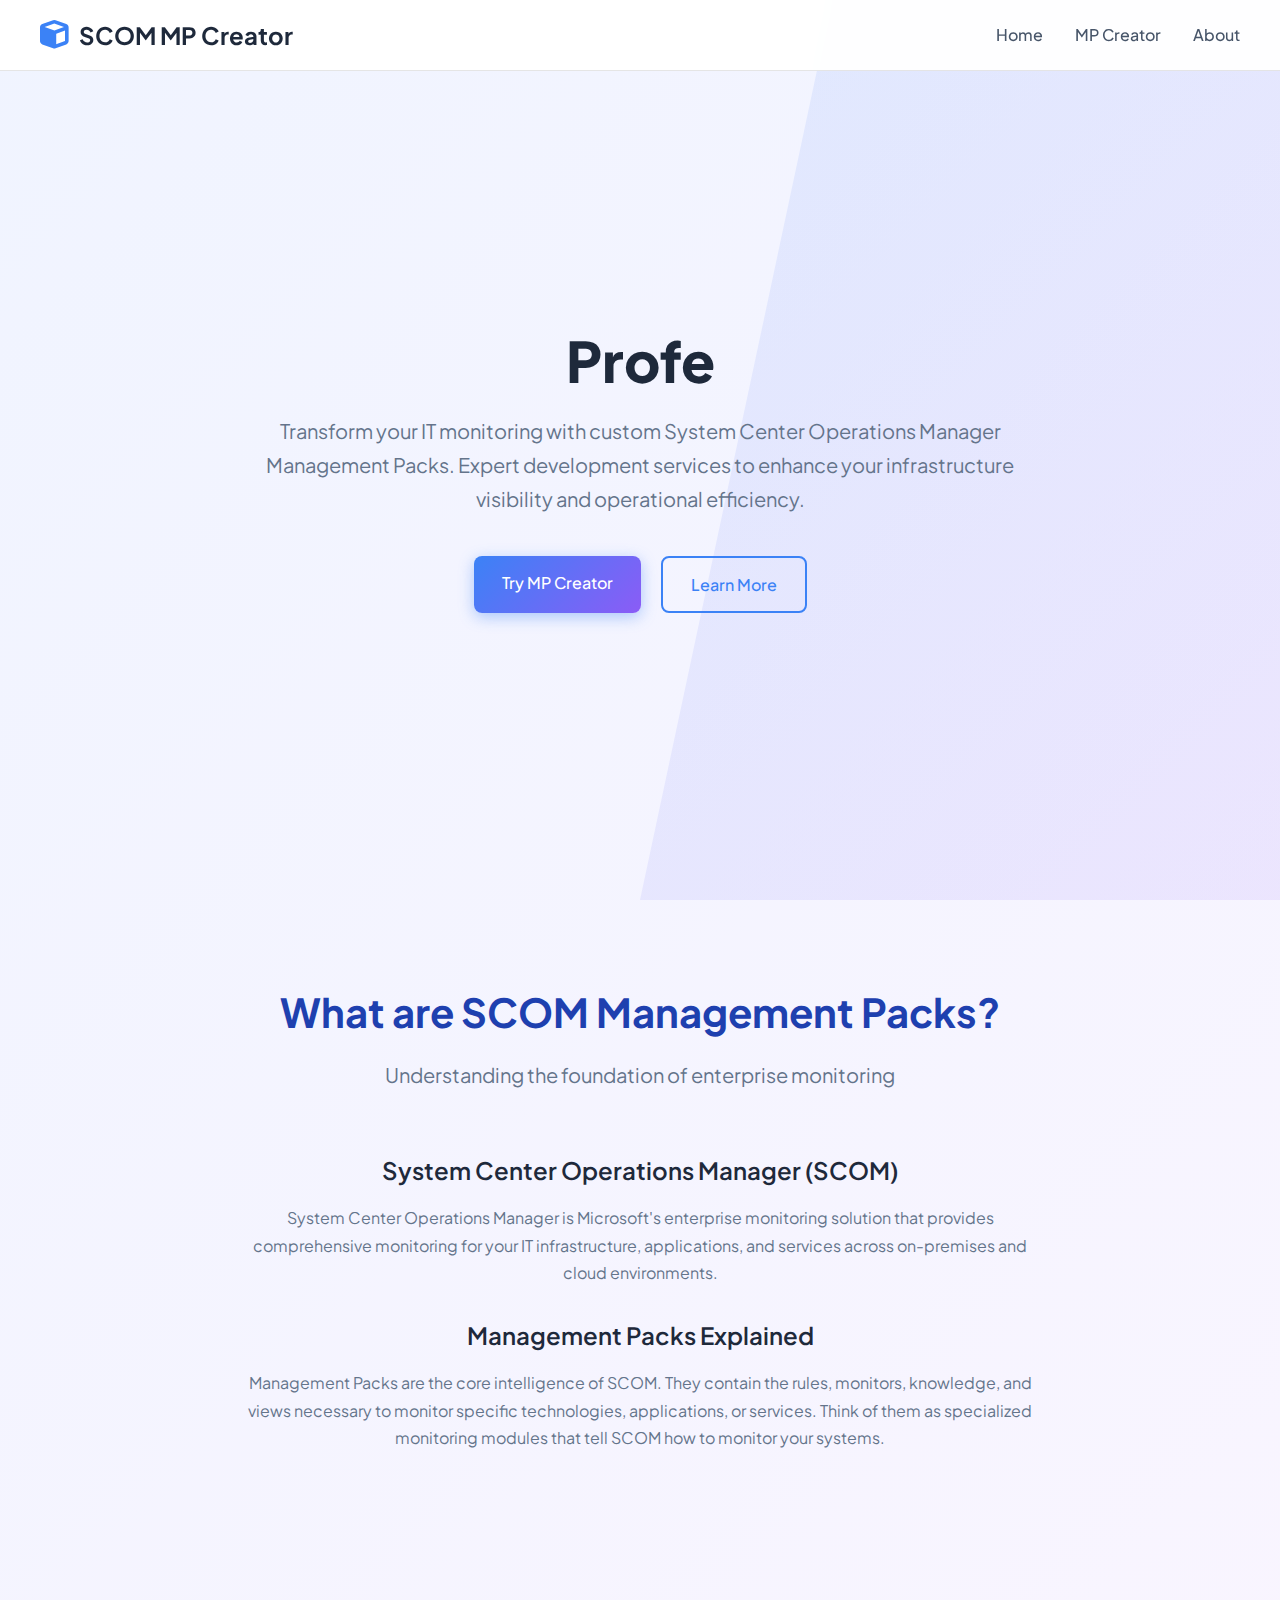
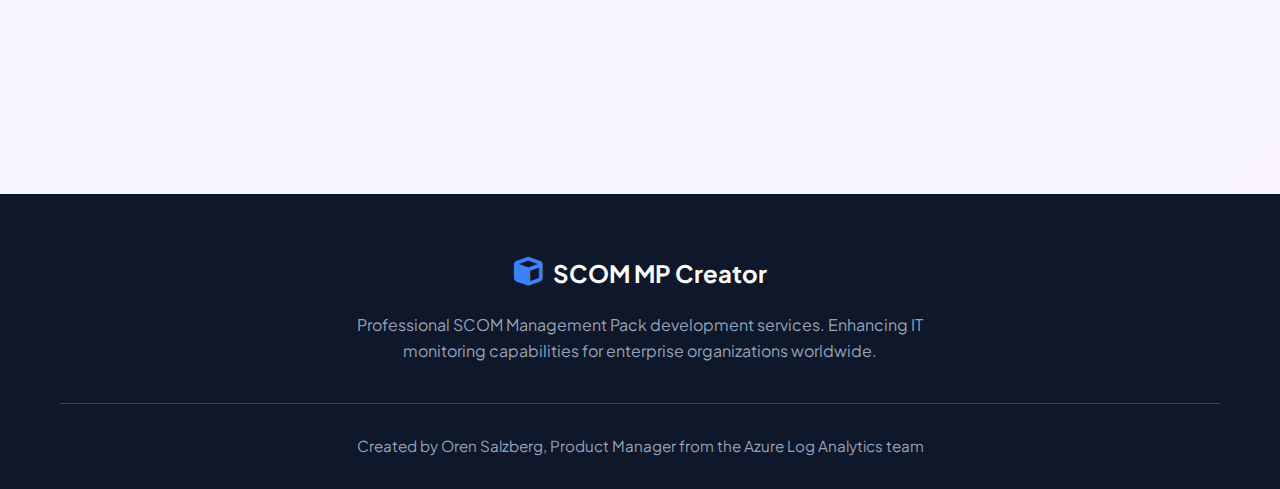
<file: index.html>
<!DOCTYPE html>
<html lang="en">
<head>
    <meta charset="UTF-8">
    <meta name="viewport" content="width=device-width, initial-scale=1.0">
    <title>SCOM Management Pack Creator - Professional MP Development Services</title>
    <meta name="description" content="Expert SCOM Management Pack creation services. Custom monitoring solutions for System Center Operations Manager to enhance your IT infrastructure monitoring.">
    <link rel="stylesheet" href="styles.css">
    <link href="https://fonts.googleapis.com/css2?family=Plus+Jakarta+Sans:wght@300;400;500;600;700;800&display=swap" rel="stylesheet">
    <link rel="stylesheet" href="https://cdnjs.cloudflare.com/ajax/libs/font-awesome/6.0.0/css/all.min.css">
</head>
<body>
    <!-- Header -->
    <header class="header">
        <nav class="nav container">
            <a href="index.html" class="nav__brand">
                <i class="fas fa-cube"></i>
                <span>SCOM MP Creator</span>
            </a>
            <ul class="nav__menu">
                <li><a href="#home" class="nav__link">Home</a></li>
                <li><a href="creator.html" class="nav__link">MP Creator</a></li>
                <li><a href="#about" class="nav__link">About</a></li>
            </ul>
            <div class="nav__toggle">
                <i class="fas fa-bars"></i>
            </div>
        </nav>
    </header>

    <!-- Hero Section -->
    <section id="home" class="hero">
        <div class="container">
            <div class="hero__content">
                <h1 class="hero__title">Professional SCOM Management Pack Development</h1>
                <p class="hero__description">
                    Transform your IT monitoring with custom System Center Operations Manager Management Packs. 
                    Expert development services to enhance your infrastructure visibility and operational efficiency.
                </p>
                <div class="hero__buttons">
                    <a href="creator.html" class="btn btn--primary">Try MP Creator</a>
                    <a href="#about" class="btn btn--secondary">Learn More</a>
                </div>
            </div>
        </div>
    </section>

    <!-- About Section -->
    <section id="about" class="about section">
        <div class="container">
            <div class="section__header">
                <h2 class="section__title">What are SCOM Management Packs?</h2>
                <p class="section__subtitle">Understanding the foundation of enterprise monitoring</p>
            </div>
            
            <div class="about__grid">
                <div class="about__content">
                    <h3>System Center Operations Manager (SCOM)</h3>
                    <p>
                        System Center Operations Manager is Microsoft's enterprise monitoring solution that provides 
                        comprehensive monitoring for your IT infrastructure, applications, and services across 
                        on-premises and cloud environments.
                    </p>
                    
                    <h3>Management Packs Explained</h3>
                    <p>
                        Management Packs are the core intelligence of SCOM. They contain the rules, monitors, 
                        knowledge, and views necessary to monitor specific technologies, applications, or services. 
                        Think of them as specialized monitoring modules that tell SCOM how to monitor your systems.
                    </p>

                    <div class="features">
                        <div class="feature">
                            <i class="fas fa-eye"></i>
                            <div>
                                <h4>Monitoring Rules</h4>
                                <p>Define what to monitor and how to collect performance data</p>
                            </div>
                        </div>
                        <div class="feature">
                            <i class="fas fa-bell"></i>
                            <div>
                                <h4>Alert Generation</h4>
                                <p>Automated alerting when issues are detected in your environment</p>
                            </div>
                        </div>
                        <div class="feature">
                            <i class="fas fa-chart-line"></i>
                            <div>
                                <h4>Performance Collection</h4>
                                <p>Gather metrics and performance counters for analysis</p>
                            </div>
                        </div>
                        <div class="feature">
                            <i class="fas fa-search"></i>
                            <div>
                                <h4>Discovery</h4>
                                <p>Automatically discover and inventory monitored components</p>
                            </div>
                        </div>
                    </div>
                </div>
            </div>
        </div>
    </section>

    <!-- Footer -->
    <footer class="footer">
        <div class="container">
            <div class="footer__content">
                <div class="footer__brand">
                    <i class="fas fa-cube"></i>
                    <span>SCOM MP Creator</span>
                </div>
                <p class="footer__text">
                    Professional SCOM Management Pack development services. Enhancing IT monitoring capabilities for enterprise organizations worldwide.
                </p>
            </div>
            <div class="footer__bottom">
                <p>Created by Oren Salzberg, Product Manager from the Azure Log Analytics team</p>
            </div>
        </div>
    </footer>

    <script src="script.js"></script>
</body>
</html>
</file>
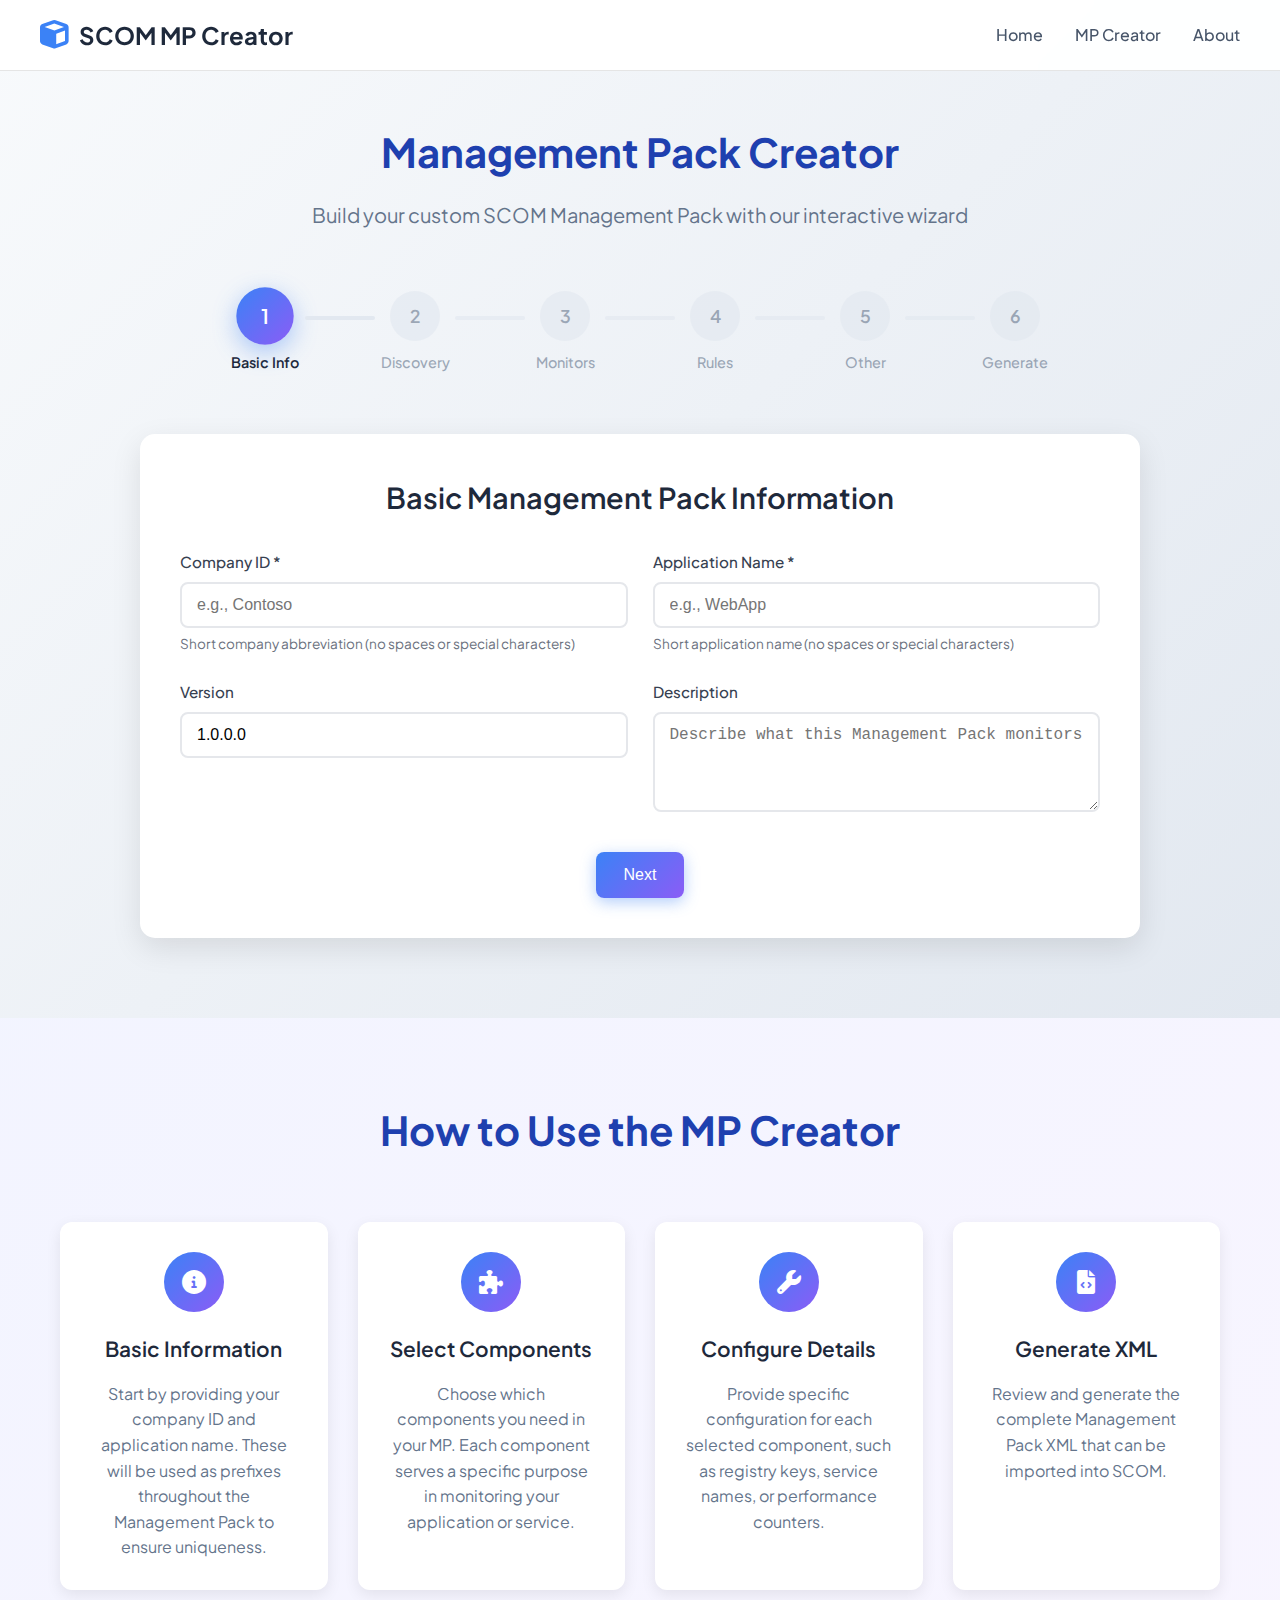
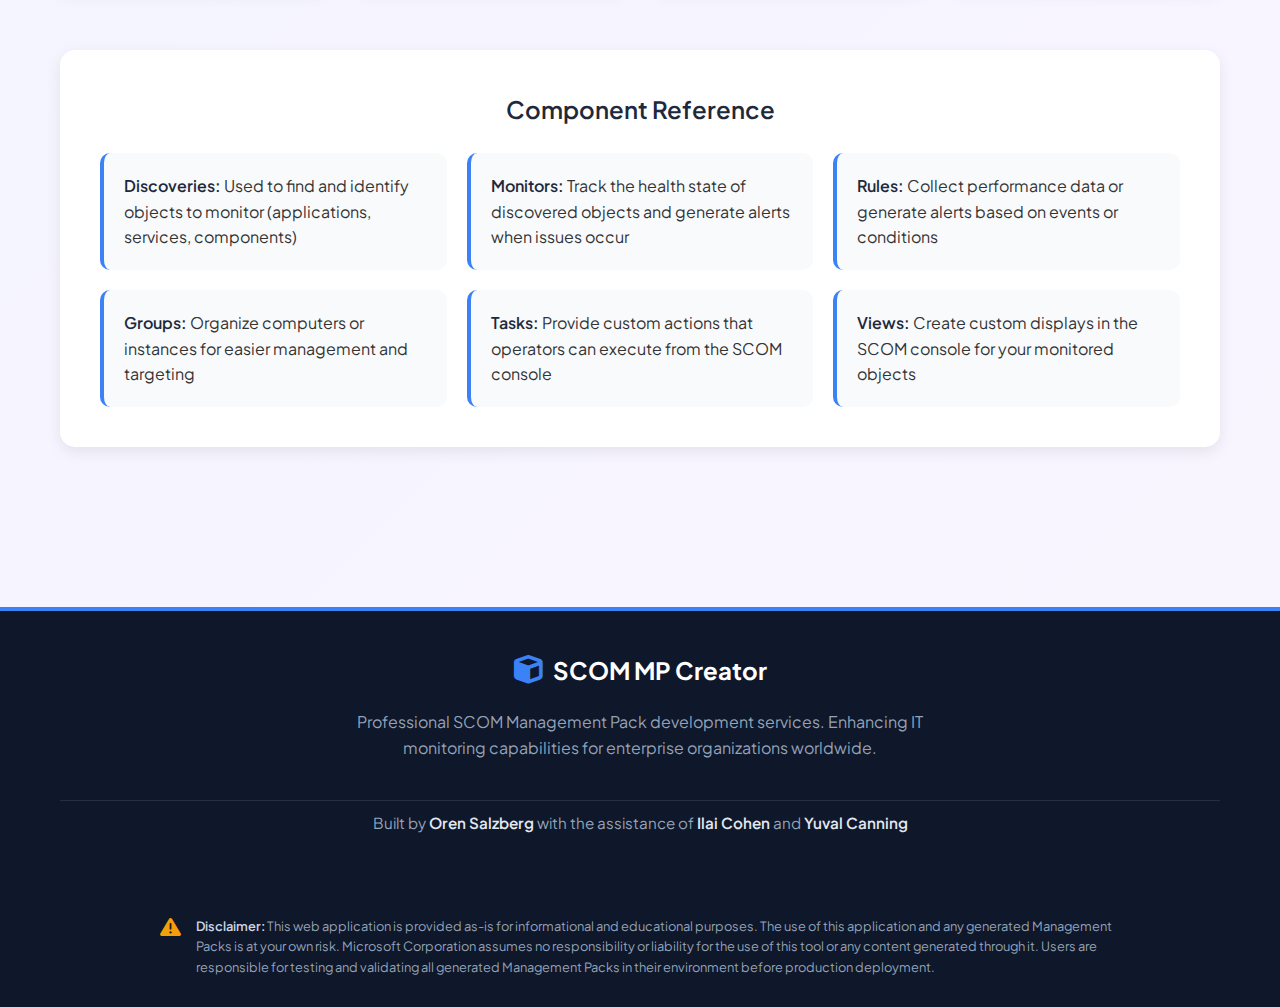
<file: creator.html>
<!DOCTYPE html>
<html lang="en">
<head>
    <meta charset="UTF-8">
    <meta name="viewport" content="width=device-width, initial-scale=1.0">
    <title>MP Creator - Build Your Management Pack</title>
    <meta name="description" content="Create custom SCOM Management Packs with our interactive wizard. Build discoveries, monitors, rules, and more.">
    <link rel="stylesheet" href="styles.css">
    <link rel="stylesheet" href="mp-creator.css">
    <link href="https://fonts.googleapis.com/css2?family=Plus+Jakarta+Sans:wght@300;400;500;600;700;800&display=swap" rel="stylesheet">
    <link rel="stylesheet" href="https://cdnjs.cloudflare.com/ajax/libs/font-awesome/6.0.0/css/all.min.css">
    <!-- Offline fallback for Font Awesome -->
    <link rel="stylesheet" href="assets/fontawesome/all.min.css">
</head>
<body>
    <!-- Header -->
    <header class="header">
        <nav class="nav container">
            <a href="index.html" class="nav__brand">
                <i class="fas fa-cube"></i>
                <span>SCOM MP Creator</span>
            </a>
            <ul class="nav__menu">
                <li><a href="index.html" class="nav__link">Home</a></li>
                <li><a href="#creator" class="nav__link active">MP Creator</a></li>
                <li><a href="index.html#about" class="nav__link">About</a></li>
            </ul>
        </nav>
    </header>

    <!-- MP Creator Section -->
    <section id="creator" class="creator section">
        <div class="container">
            <div class="section__header">
                <h1 class="section__title">Management Pack Creator</h1>
                <p class="section__subtitle">Build your custom SCOM Management Pack with our interactive wizard</p>
            </div>

            <!-- Progress Bar -->
            <div class="progress-bar">
                <div class="progress-step active" data-step="1">
                    <div class="step-number">1</div>
                    <div class="step-label">Basic Info</div>
                </div>
                <div class="progress-step" data-step="2">
                    <div class="step-number">2</div>
                    <div class="step-label">Discovery</div>
                </div>
                <div class="progress-step" data-step="3">
                    <div class="step-number">3</div>
                    <div class="step-label">Monitors</div>
                </div>
                <div class="progress-step" data-step="4">
                    <div class="step-number">4</div>
                    <div class="step-label">Rules</div>
                </div>
                <div class="progress-step" data-step="5">
                    <div class="step-number">5</div>
                    <div class="step-label">Other</div>
                </div>
                <div class="progress-step" data-step="6">
                    <div class="step-number">6</div>
                    <div class="step-label">Generate</div>
                </div>
            </div>

            <!-- Creator Form -->
            <div class="creator-form">
                <!-- Step 1: Basic Information -->
                <div class="form-step active" id="step-1">
                    <h2>Basic Management Pack Information</h2>
                    <div class="form-grid">
                        <div class="form-group">
                            <label for="company-id">Company ID *</label>
                            <input type="text" id="company-id" placeholder="e.g., Contoso" required>
                            <small>Short company abbreviation (no spaces or special characters)</small>
                        </div>
                        <div class="form-group">
                            <label for="app-name">Application Name *</label>
                            <input type="text" id="app-name" placeholder="e.g., WebApp" required>
                            <small>Short application name (no spaces or special characters)</small>
                        </div>
                        <div class="form-group">
                            <label for="mp-version">Version</label>
                            <input type="text" id="mp-version" placeholder="1.0.0.0" value="1.0.0.0">
                        </div>
                        <div class="form-group">
                            <label for="mp-description">Description</label>
                            <textarea id="mp-description" placeholder="Describe what this Management Pack monitors"></textarea>
                        </div>
                    </div>
                    <div class="form-actions">
                        <button type="button" class="btn btn--primary" onclick="nextStep()">Next</button>
                    </div>
                </div>

                <!-- Step 2: Discovery Selection -->
                <div class="form-step" id="step-2">
                    <h2>Choose Discovery Method</h2>
                    <p class="step-description">Select how your Management Pack will discover and identify the objects to monitor. Choose the method that best fits your application.</p>
                    
                    <div class="discovery-options">
                        <div class="discovery-card" data-discovery="registry-key">
                            <div class="discovery-icon">
                                <i class="fas fa-key"></i>
                            </div>
                            <h3>Registry Key Discovery</h3>
                            <p>Discover applications by checking if a specific registry key exists</p>
                            <div class="discovery-details">
                                <strong>Best for:</strong> Most Windows applications that create registry entries during installation
                            </div>
                        </div>

                        <div class="discovery-card" data-discovery="registry-value">
                            <div class="discovery-icon">
                                <i class="fas fa-file-alt"></i>
                            </div>
                            <h3>Registry Value Discovery</h3>
                            <p>Discover by checking the content of a specific registry value</p>
                            <div class="discovery-details">
                                <strong>Best for:</strong> Applications where you need to check version numbers or specific configuration values
                            </div>
                        </div>

                        <div class="discovery-card" data-discovery="wmi-query">
                            <div class="discovery-icon">
                                <i class="fas fa-database"></i>
                            </div>
                            <h3>WMI Query Discovery</h3>
                            <p>Use Windows Management Instrumentation queries to discover objects</p>
                            <div class="discovery-details">
                                <strong>Best for:</strong> Discovering based on processes, services, or system information
                            </div>
                        </div>

                        <div class="discovery-card" data-discovery="script-discovery">
                            <div class="discovery-icon">
                                <i class="fas fa-code"></i>
                            </div>
                            <h3>Script Discovery</h3>
                            <p>Custom PowerShell or VBScript logic to discover your application</p>
                            <div class="discovery-details">
                                <strong>Best for:</strong> Complex discovery logic or custom applications
                            </div>
                        </div>

                        <div class="discovery-card" data-discovery="server-name-discovery">
                            <div class="discovery-icon">
                                <i class="fas fa-server"></i>
                            </div>
                            <h3>Discovery by Server Name</h3>
                            <p>Discover class instances by matching computer names from a comma-separated list</p>
                            <div class="discovery-details">
                                <strong>Best for:</strong> Targeting specific servers by name
                            </div>
                        </div>

                        <div class="discovery-card" data-discovery="skip">
                            <div class="discovery-icon">
                                <i class="fas fa-forward"></i>
                            </div>
                            <h3>Skip Discovery</h3>
                            <p>Create monitors and rules without a custom discovery (target existing classes)</p>
                            <div class="discovery-details">
                                <strong>Best for:</strong> Monitoring existing objects like computers or services
                            </div>
                        </div>
                    </div>
                    
                    <div class="form-actions">
                        <button type="button" class="btn btn--secondary" onclick="prevStep()">Previous</button>
                        <button type="button" class="btn btn--primary" onclick="nextStep()" disabled id="next-discovery">Next</button>
                    </div>
                </div>

                <!-- Step 3: Monitors Selection -->
                <div class="form-step" id="step-3">
                    <h2>Select Monitors</h2>
                    <p class="step-description">Choose the health monitors you want to create. Monitors track the state of your discovered objects and generate alerts when issues occur.</p>
                    
                    <div class="components-grid">
                        <!-- Most Common Monitors - Service & Process -->
                        <div class="component-card" data-component="service-monitor">
                            <div class="component-icon">
                                <i class="fas fa-cogs"></i>
                            </div>
                            <h3>Service Monitor</h3>
                            <p>Monitor Windows service state with alerts</p>
                            <label class="component-checkbox">
                                <input type="checkbox" value="service-monitor">
                                <span class="checkmark"></span>
                                Add Service Monitor
                            </label>
                        </div>

                        <div class="component-card" data-component="process-monitor">
                            <div class="component-icon">
                                <i class="fas fa-microchip"></i>
                            </div>
                            <h3>Process Monitor</h3>
                            <p>Monitor process count with min/max thresholds</p>
                            <label class="component-checkbox">
                                <input type="checkbox" value="process-monitor">
                                <span class="checkmark"></span>
                                Add Process Monitor
                            </label>
                        </div>

                        <!-- Performance Monitors -->
                        <div class="component-card" data-component="performance-monitor">
                            <div class="component-icon">
                                <i class="fas fa-tachometer-alt"></i>
                            </div>
                            <h3>Performance Monitor</h3>
                            <p>Monitor performance counters with consecutive sample thresholds</p>
                            <label class="component-checkbox">
                                <input type="checkbox" value="performance-monitor">
                                <span class="checkmark"></span>
                                Add Performance Monitor
                            </label>
                        </div>

                        <!-- Network Monitors -->
                        <div class="component-card" data-component="port-monitor">
                            <div class="component-icon">
                                <i class="fas fa-network-wired"></i>
                            </div>
                            <h3>Port Check Monitor</h3>
                            <p>Monitor TCP port availability and listening status</p>
                            <label class="component-checkbox">
                                <input type="checkbox" value="port-monitor">
                                <span class="checkmark"></span>
                                Add Port Monitor
                            </label>
                        </div>

                        <!-- File System Monitors -->
                        <div class="component-card" data-component="file-age-monitor">
                            <div class="component-icon">
                                <i class="fas fa-clock"></i>
                            </div>
                            <h3>File Age Monitor</h3>
                            <p>Monitor files older than a specified threshold</p>
                            <label class="component-checkbox">
                                <input type="checkbox" value="file-age-monitor">
                                <span class="checkmark"></span>
                                Add File Age Monitor
                            </label>
                        </div>

                        <div class="component-card" data-component="file-size-monitor">
                            <div class="component-icon">
                                <i class="fas fa-weight-hanging"></i>
                            </div>
                            <h3>File Size Monitor</h3>
                            <p>Monitor files smaller than expected size threshold</p>
                            <label class="component-checkbox">
                                <input type="checkbox" value="file-size-monitor">
                                <span class="checkmark"></span>
                                Add File Size Monitor
                            </label>
                        </div>

                        <div class="component-card" data-component="file-count-monitor">
                            <div class="component-icon">
                                <i class="fas fa-list-ol"></i>
                            </div>
                            <h3>File Count Monitor</h3>
                            <p>Monitor number of files in a folder</p>
                            <label class="component-checkbox">
                                <input type="checkbox" value="file-count-monitor">
                                <span class="checkmark"></span>
                                Add File Count Monitor
                            </label>
                        </div>

                        <div class="component-card" data-component="folder-last-write-monitor">
                            <div class="component-icon">
                                <i class="fas fa-folder-open"></i>
                            </div>
                            <h3>Folder Last Write Monitor</h3>
                            <p>Monitor when folders were last modified</p>
                            <label class="component-checkbox">
                                <input type="checkbox" value="folder-last-write-monitor">
                                <span class="checkmark"></span>
                                Add Folder Write Monitor
                            </label>
                        </div>

                        <div class="component-card" data-component="text-file-parser-monitor">
                            <div class="component-icon">
                                <i class="fas fa-search"></i>
                            </div>
                            <h3>Text File Parser Monitor</h3>
                            <p>Search for strings in text files</p>
                            <label class="component-checkbox">
                                <input type="checkbox" value="text-file-parser-monitor">
                                <span class="checkmark"></span>
                                Add Text Parser Monitor
                            </label>
                        </div>

                        <div class="component-card" data-component="unc-path-freespace-monitor">
                            <div class="component-icon">
                                <i class="fas fa-hdd"></i>
                            </div>
                            <h3>UNC Path Free Space Monitor</h3>
                            <p>Monitor free space on network shares</p>
                            <label class="component-checkbox">
                                <input type="checkbox" value="unc-path-freespace-monitor">
                                <span class="checkmark"></span>
                                Add UNC Space Monitor
                            </label>
                        </div>

                        <!-- Script Monitors -->
                        <div class="component-card" data-component="powershell-script-monitor">
                            <div class="component-icon">
                                <i class="fas fa-code"></i>
                            </div>
                            <h3>PowerShell Script Monitor</h3>
                            <p>Custom PowerShell script monitoring</p>
                            <label class="component-checkbox">
                                <input type="checkbox" value="powershell-script-monitor">
                                <span class="checkmark"></span>
                                Add PowerShell Monitor
                            </label>
                        </div>

                        <div class="component-card" data-component="powershell-script-with-params-monitor">
                            <div class="component-icon">
                                <i class="fas fa-terminal"></i>
                            </div>
                            <h3>PowerShell Script (With Params)</h3>
                            <p>PowerShell script monitoring with parameters</p>
                            <label class="component-checkbox">
                                <input type="checkbox" value="powershell-script-with-params-monitor">
                                <span class="checkmark"></span>
                                Add Parameterized PowerShell
                            </label>
                        </div>

                        <div class="component-card" data-component="powershell-script-monitor-3state">
                            <div class="component-icon">
                                <i class="fas fa-code-branch"></i>
                            </div>
                            <h3>PowerShell Script Monitor (3 States)</h3>
                            <p>Custom PowerShell script with Success, Warning, and Critical states</p>
                            <label class="component-checkbox">
                                <input type="checkbox" value="powershell-script-monitor-3state">
                                <span class="checkmark"></span>
                                Add 3-State PowerShell Monitor
                            </label>
                        </div>
                    </div>
                    
                    <div class="form-actions">
                        <button type="button" class="btn btn--secondary" onclick="prevStep()">Previous</button>
                        <button type="button" class="btn btn--primary" onclick="nextStep()">Next</button>
                    </div>
                </div>

                <!-- Step 4: Rules Selection -->
                <div class="form-step" id="step-4">
                    <h2>Select Rules</h2>
                    <p class="step-description">Choose data collection and alerting rules. Rules collect performance data or generate alerts based on events and conditions.</p>
                    
                    <div class="components-grid">
                        <div class="component-card" data-component="performance-collection">
                            <div class="component-icon">
                                <i class="fas fa-chart-line"></i>
                            </div>
                            <h3>Performance Collection</h3>
                            <p>Collect performance counter data for reporting and analysis</p>
                            <label class="component-checkbox">
                                <input type="checkbox" value="performance-collection">
                                <span class="checkmark"></span>
                                Add Performance Collection
                            </label>
                        </div>

                        <div class="component-card" data-component="event-alert">
                            <div class="component-icon">
                                <i class="fas fa-exclamation-triangle"></i>
                            </div>
                            <h3>Event Log Alert</h3>
                            <p>Generate alerts when specific events occur in Windows Event Logs</p>
                            <label class="component-checkbox">
                                <input type="checkbox" value="event-alert">
                                <span class="checkmark"></span>
                                Add Event Alert Rule
                            </label>
                        </div>

                        <div class="component-card" data-component="script-alert">
                            <div class="component-icon">
                                <i class="fas fa-bell"></i>
                            </div>
                            <h3>Script Alert</h3>
                            <p>Custom PowerShell script that generates alerts based on conditions</p>
                            <label class="component-checkbox">
                                <input type="checkbox" value="script-alert">
                                <span class="checkmark"></span>
                                Add Script Alert Rule
                            </label>
                        </div>

                        <div class="component-card" data-component="snmp-alert">
                            <div class="component-icon">
                                <i class="fas fa-satellite"></i>
                            </div>
                            <h3>SNMP Alert</h3>
                            <p>Generate alerts based on SNMP trap reception</p>
                            <label class="component-checkbox">
                                <input type="checkbox" value="snmp-alert">
                                <span class="checkmark"></span>
                                Add SNMP Alert Rule
                            </label>
                        </div>
                    </div>
                    
                    <div class="form-actions">
                        <button type="button" class="btn btn--secondary" onclick="prevStep()">Previous</button>
                        <button type="button" class="btn btn--primary" onclick="nextStep()">Next</button>
                    </div>
                </div>

                <!-- Step 5: Other Components -->
                <div class="form-step" id="step-5">
                    <h2>Additional Components</h2>
                    <p class="step-description">Add groups, tasks, and views to complete your Management Pack functionality.</p>
                    
                    <div class="other-components">
                        <div class="component-section">
                            <h3><i class="fas fa-layer-group"></i> Groups</h3>
                            <div class="components-grid">
                                <div class="component-card" data-component="computer-group">
                                    <div class="component-icon">
                                        <i class="fas fa-desktop"></i>
                                    </div>
                                    <h3>Computer Group</h3>
                                    <p>Organize computers for monitoring</p>
                                    <label class="component-checkbox">
                                        <input type="checkbox" value="computer-group">
                                        <span class="checkmark"></span>
                                        Add Computer Group
                                    </label>
                                </div>

                                <div class="component-card" data-component="instance-group">
                                    <div class="component-icon">
                                        <i class="fas fa-object-group"></i>
                                    </div>
                                    <h3>Instance Group</h3>
                                    <p>Group discovered application instances</p>
                                    <label class="component-checkbox">
                                        <input type="checkbox" value="instance-group">
                                        <span class="checkmark"></span>
                                        Add Instance Group
                                    </label>
                                </div>
                            </div>
                        </div>

                        <div class="component-section">
                            <h3><i class="fas fa-tasks"></i> Tasks</h3>
                            <div class="components-grid">
                                <div class="component-card" data-component="powershell-task">
                                    <div class="component-icon">
                                        <i class="fas fa-terminal"></i>
                                    </div>
                                    <h3>PowerShell Task</h3>
                                    <p>Custom PowerShell actions for operators</p>
                                    <label class="component-checkbox">
                                        <input type="checkbox" value="powershell-task">
                                        <span class="checkmark"></span>
                                        Add PowerShell Task
                                    </label>
                                </div>

                                <div class="component-card" data-component="recovery-task">
                                    <div class="component-icon">
                                        <i class="fas fa-redo"></i>
                                    </div>
                                    <h3>Recovery Action</h3>
                                    <p>Automatic recovery actions for monitors</p>
                                    <label class="component-checkbox">
                                        <input type="checkbox" value="recovery-task">
                                        <span class="checkmark"></span>
                                        Add Recovery Action
                                    </label>
                                </div>
                            </div>
                        </div>

                        <div class="component-section">
                            <h3><i class="fas fa-chart-bar"></i> Views</h3>
                            <div class="components-grid">
                                <div class="component-card" data-component="state-view">
                                    <div class="component-icon">
                                        <i class="fas fa-heartbeat"></i>
                                    </div>
                                    <h3>State View</h3>
                                    <p>Show health state of monitored objects</p>
                                    <label class="component-checkbox">
                                        <input type="checkbox" value="state-view">
                                        <span class="checkmark"></span>
                                        Add State View
                                    </label>
                                </div>

                                <div class="component-card" data-component="alert-view">
                                    <div class="component-icon">
                                        <i class="fas fa-exclamation-circle"></i>
                                    </div>
                                    <h3>Alert View</h3>
                                    <p>Show active alerts for your application</p>
                                    <label class="component-checkbox">
                                        <input type="checkbox" value="alert-view">
                                        <span class="checkmark"></span>
                                        Add Alert View
                                    </label>
                                </div>
                            </div>
                        </div>
                    </div>
                    
                    <div class="form-actions">
                        <button type="button" class="btn btn--secondary" onclick="prevStep()">Previous</button>
                        <button type="button" class="btn btn--primary" onclick="nextStep()">Configure & Generate</button>
                    </div>
                </div>

                <!-- Step 6: Generate -->
                <div class="form-step" id="step-6">
                    <h2>Configure & Generate Management Pack</h2>
                    
                    <!-- Configuration Forms Container -->
                    <div id="component-configs"></div>
                    
                    <!-- Management Group Configuration -->
                    <div class="config-panel">
                        <h3>
                            <div class="config-panel-icon">
                                <i class="fas fa-server"></i>
                            </div>
                            SCOM Management Group Configuration (Optional)
                        </h3>
                        <div class="config-grid">
                            <div class="form-group">
                                <label for="management-group-name">Management Group Name</label>
                                <input type="text" id="management-group-name" placeholder="Enter your SCOM Management Group name" oninput="updateDownloadButtons()">
                                <small>Optional: Specify the target SCOM Management Group for deployment</small>
                            </div>
                        </div>
                    </div>
                    
                    <!-- Preview/Output Area - Always Visible -->
                    <div class="output-area" id="output-area">
                        <div class="output-header">
                            <h3>Live Management Pack Preview</h3>
                            <div>
                                <button type="button" class="btn btn--small" onclick="event.stopPropagation(); copyToClipboard()">
                                    <i class="fas fa-copy"></i> Copy
                                </button>
                                <button type="button" class="btn btn--small btn--primary" onclick="event.stopPropagation(); downloadPackage()" id="download-btn-header">
                                    <i class="fas fa-download"></i> Download Management Pack
                                </button>
                            </div>
                        </div>
                        <pre id="mp-output"><code></code></pre>
                    </div>
                    
                    <div class="form-actions">
                        <button type="button" class="btn btn--secondary" onclick="prevStep()">Previous</button>
                        <button type="button" class="btn btn--primary" onclick="event.stopPropagation(); downloadPackage()" id="download-btn-footer">
                            <i class="fas fa-download"></i> Download Management Pack
                        </button>
                        <button type="button" class="btn btn--secondary" onclick="startOver()">Start Over</button>
                    </div>
                </div>
            </div>
        </div>
    </section>

    <!-- Help Section -->
    <section id="help" class="help section section--light">
        <div class="container">
            <div class="section__header">
                <h2 class="section__title">How to Use the MP Creator</h2>
            </div>
            
            <div class="help-grid">
                <div class="help-card">
                    <div class="help-icon">
                        <i class="fas fa-info-circle"></i>
                    </div>
                    <h3>Basic Information</h3>
                    <p>Start by providing your company ID and application name. These will be used as prefixes throughout the Management Pack to ensure uniqueness.</p>
                </div>
                
                <div class="help-card">
                    <div class="help-icon">
                        <i class="fas fa-puzzle-piece"></i>
                    </div>
                    <h3>Select Components</h3>
                    <p>Choose which components you need in your MP. Each component serves a specific purpose in monitoring your application or service.</p>
                </div>
                
                <div class="help-card">
                    <div class="help-icon">
                        <i class="fas fa-wrench"></i>
                    </div>
                    <h3>Configure Details</h3>
                    <p>Provide specific configuration for each selected component, such as registry keys, service names, or performance counters.</p>
                </div>
                
                <div class="help-card">
                    <div class="help-icon">
                        <i class="fas fa-file-code"></i>
                    </div>
                    <h3>Generate XML</h3>
                    <p>Review and generate the complete Management Pack XML that can be imported into SCOM.</p>
                </div>
            </div>

            <div class="help-reference">
                <h3>Component Reference</h3>
                <div class="reference-grid">
                    <div class="reference-item">
                        <strong>Discoveries:</strong> Used to find and identify objects to monitor (applications, services, components)
                    </div>
                    <div class="reference-item">
                        <strong>Monitors:</strong> Track the health state of discovered objects and generate alerts when issues occur
                    </div>
                    <div class="reference-item">
                        <strong>Rules:</strong> Collect performance data or generate alerts based on events or conditions
                    </div>
                    <div class="reference-item">
                        <strong>Groups:</strong> Organize computers or instances for easier management and targeting
                    </div>
                    <div class="reference-item">
                        <strong>Tasks:</strong> Provide custom actions that operators can execute from the SCOM console
                    </div>
                    <div class="reference-item">
                        <strong>Views:</strong> Create custom displays in the SCOM console for your monitored objects
                    </div>
                </div>
            </div>
        </div>
    </section>

    <!-- Footer -->
    <footer class="footer">
        <div class="container">
            <div class="footer__content">
                <div class="footer__brand">
                    <i class="fas fa-cube"></i>
                    <span>SCOM MP Creator</span>
                </div>
                <p class="footer__text">
                    Professional SCOM Management Pack development services. Enhancing IT monitoring capabilities for enterprise organizations worldwide.
                </p>
            </div>
            <div class="footer__credits">
                <p>Built by <strong>Oren Salzberg</strong> with the assistance of <strong>Ilai Cohen</strong> and <strong>Yuval Canning</strong></p>
            </div>
        </div>
    </footer>

    <!-- Disclaimer Section -->
    <section class="disclaimer">
        <div class="container">
            <div class="disclaimer__content">
                <i class="fas fa-exclamation-triangle"></i>
                <p><strong>Disclaimer:</strong> This web application is provided as-is for informational and educational purposes. 
                The use of this application and any generated Management Packs is at your own risk. 
                Microsoft Corporation assumes no responsibility or liability for the use of this tool or any content generated through it. 
                Users are responsible for testing and validating all generated Management Packs in their environment before production deployment.</p>
            </div>
        </div>
    </section>

    <script src="script.js"></script>
    <script src="mp-creator.js"></script>
</body>
</html>
</file>
<file: mp-creator.css>
/* MP Creator Specific Styles */

.creator {
    padding: 120px 0 80px;
    background: linear-gradient(135deg, #f8fafc 0%, #e2e8f0 100%);
    min-height: 100vh;
}

/* Progress Bar */
.progress-bar {
    display: flex;
    justify-content: center;
    align-items: center;
    margin-bottom: 60px;
    position: relative;
    max-width: 900px;
    margin-left: auto;
    margin-right: auto;
}

.progress-step {
    display: flex;
    flex-direction: column;
    align-items: center;
    gap: 10px;
    position: relative;
    z-index: 2;
    background: transparent;
    padding: 0 6px;
    cursor: pointer;
    transition: all 0.3s ease;
    flex: 1;
}

/* Create line segments between steps with gaps around circles */
.progress-step:not(:last-child)::before {
    content: '';
    position: absolute;
    top: 25px;
    left: calc(50% + 40px); /* Start 15px after circle (25px radius + 15px gap) */
    right: calc(-100% + 50% + 40px); /* End 15px before next circle */
    height: 4px;
    background: #e2e8f0;
    z-index: 1;
    border-radius: 4px;
    transform-origin: left center;
    transform: scaleX(1);
    transition: transform 0.4s cubic-bezier(0.4, 0, 0.2, 1);
}

/* Color the line purple when the step is completed - with animation */
.progress-step.completed:not(:last-child)::before {
    background: linear-gradient(90deg, #3b82f6, #8b5cf6);
    animation: lineSlideIn 0.4s cubic-bezier(0.4, 0, 0.2, 1) forwards;
}

/* Animation for lines when going forward */
@keyframes lineSlideIn {
    from {
        transform: scaleX(0);
        transform-origin: left center;
    }
    to {
        transform: scaleX(1);
        transform-origin: left center;
    }
}

/* Animation for lines when going backward */
@keyframes lineSlideOut {
    from {
        transform: scaleX(1);
        transform-origin: right center;
    }
    to {
        transform: scaleX(0);
        transform-origin: right center;
    }
}

/* Class to trigger backward animation */
.progress-step.animating-backward:not(:last-child)::before {
    background: linear-gradient(90deg, #3b82f6, #8b5cf6);
    animation: lineSlideOut 0.4s cubic-bezier(0.4, 0, 0.2, 1) forwards;
}

.progress-step:hover .step-number {
    transform: scale(1.05);
    box-shadow: 0 4px 15px rgba(59, 130, 246, 0.3);
}

.step-number {
    width: 50px;
    height: 50px;
    border-radius: 50%;
    background: #e2e8f0;
    color: #64748b;
    display: flex;
    align-items: center;
    justify-content: center;
    font-weight: 600;
    font-size: 1.1rem;
    transition: all 0.3s ease;
}

.progress-step.active .step-number {
    background: linear-gradient(135deg, #3b82f6, #8b5cf6);
    color: white;
    transform: scale(1.15);
    box-shadow: 0 6px 20px rgba(59, 130, 246, 0.4);
}

.progress-step.completed .step-number {
    background: linear-gradient(135deg, #3b82f6, #8b5cf6);
    color: white;
}

/* Indicate clickable vs non-clickable steps */
.progress-step.completed,
.progress-step.active {
    cursor: pointer;
}

.progress-step:not(.active):not(.completed) {
    cursor: not-allowed;
    opacity: 0.6;
}

.progress-step:not(.active):not(.completed):hover {
    opacity: 0.8;
}

.step-label {
    font-size: 0.9rem;
    color: #64748b;
    font-weight: 500;
}

.progress-step.active .step-label,
.progress-step.completed .step-label {
    color: #1e293b;
    font-weight: 600;
}

/* Animations */
@keyframes slideIn {
    from { 
        opacity: 0; 
        transform: translateX(100%); 
    }
    to { 
        opacity: 1; 
        transform: translateX(0); 
    }
}

/* Creator Form */
.creator-form {
    background: white;
    border-radius: 15px;
    padding: 40px;
    box-shadow: 0 10px 30px rgba(0, 0, 0, 0.1);
    max-width: 1000px;
    margin: 0 auto;
}

.form-step {
    display: none;
}

.form-step.active {
    display: block;
    animation: fadeIn 0.5s ease-in-out;
}

@keyframes fadeIn {
    from { opacity: 0; transform: translateY(20px); }
    to { opacity: 1; transform: translateY(0); }
}

.form-step h2 {
    font-size: 1.8rem;
    font-weight: 600;
    color: #1e293b;
    margin-bottom: 30px;
    text-align: center;
}

/* Form Grid */
.form-grid {
    display: grid;
    grid-template-columns: repeat(auto-fit, minmax(300px, 1fr));
    gap: 25px;
    margin-bottom: 40px;
}

.form-group {
    display: flex;
    flex-direction: column;
}

.form-group label {
    font-weight: 500;
    color: #374151;
    margin-bottom: 8px;
    font-size: 0.95rem;
}

.form-group input,
.form-group select,
.form-group textarea {
    padding: 12px 15px;
    border: 2px solid #e5e7eb;
    border-radius: 8px;
    font-size: 1rem;
    transition: all 0.3s ease;
    background: white;
}

.form-group input:focus,
.form-group select:focus,
.form-group textarea:focus {
    outline: none;
    border-color: #3b82f6;
    box-shadow: 0 0 0 3px rgba(59, 130, 246, 0.1);
}

.form-group textarea {
    resize: vertical;
    min-height: 100px;
}

.form-group small {
    color: #6b7280;
    font-size: 0.85rem;
    margin-top: 5px;
}

/* Discovery Options */
.discovery-options {
    display: grid;
    grid-template-columns: repeat(auto-fit, minmax(280px, 1fr));
    gap: 20px;
    margin-bottom: 40px;
}

.discovery-card {
    background: #f8fafc;
    border: 2px solid #e2e8f0;
    border-radius: 12px;
    padding: 25px;
    transition: all 0.3s ease;
    cursor: pointer;
    position: relative;
    display: flex;
    flex-direction: column;
    height: 100%;
}

.discovery-card:hover {
    border-color: #3b82f6;
    box-shadow: 0 5px 15px rgba(59, 130, 246, 0.1);
    transform: translateY(-2px);
}

.discovery-card.selected {
    border-color: #3b82f6;
    background: linear-gradient(135deg, rgba(59, 130, 246, 0.05), rgba(139, 92, 246, 0.05));
    box-shadow: 0 8px 25px rgba(59, 130, 246, 0.15);
}

.discovery-card.selected::after {
    content: '✓';
    position: absolute;
    top: 15px;
    right: 15px;
    width: 30px;
    height: 30px;
    background: #3b82f6;
    color: white;
    border-radius: 50%;
    display: flex;
    align-items: center;
    justify-content: center;
    font-weight: 600;
    font-size: 0.9rem;
}

.discovery-icon {
    width: 60px;
    height: 60px;
    background: linear-gradient(135deg, #3b82f6, #8b5cf6);
    border-radius: 50%;
    display: flex;
    align-items: center;
    justify-content: center;
    margin-bottom: 20px;
}

.discovery-icon i {
    color: white;
    font-size: 1.5rem;
}

.discovery-card h3 {
    font-size: 1.3rem;
    font-weight: 600;
    color: #1f2937;
    margin-bottom: 10px;
}

.discovery-card p {
    color: #6b7280;
    font-size: 0.95rem;
    line-height: 1.5;
    margin-bottom: 15px;
    flex-grow: 1;
}

.discovery-details {
    background: rgba(59, 130, 246, 0.05);
    border-radius: 8px;
    padding: 12px;
    font-size: 0.85rem;
    color: #4b5563;
    margin-top: auto;
}

.discovery-details strong {
    color: #3b82f6;
}

/* Discovery Requirements Display */
.discovery-requirements {
    background: linear-gradient(135deg, rgba(59, 130, 246, 0.05), rgba(16, 185, 129, 0.05));
    border: 2px solid #3b82f6;
    border-radius: 12px;
    margin: 20px 0;
    padding: 20px;
    animation: slideIn 0.3s ease-out;
}

@keyframes slideIn {
    from {
        opacity: 0;
        transform: translateY(-10px);
    }
    to {
        opacity: 1;
        transform: translateY(0);
    }
}

.requirements-header {
    display: flex;
    align-items: center;
    gap: 10px;
    margin-bottom: 15px;
    color: #1e293b;
    font-size: 1.1rem;
}

.requirements-header i {
    color: #3b82f6;
    font-size: 1.2rem;
}

.requirements-content p {
    color: #4b5563;
    margin-bottom: 15px;
    line-height: 1.5;
}

.requirements-list {
    list-style: none;
    padding: 0;
    margin: 0 0 15px 0;
}

.requirements-list li {
    background: rgba(255, 255, 255, 0.7);
    border: 1px solid rgba(59, 130, 246, 0.2);
    border-radius: 8px;
    padding: 12px 15px;
    margin-bottom: 8px;
    display: flex;
    flex-direction: column;
    gap: 5px;
}

.requirements-list li strong {
    color: #1e293b;
    font-weight: 600;
}

.field-hint {
    color: #6b7280;
    font-size: 0.85rem;
    font-style: italic;
}

.requirements-note {
    display: flex;
    align-items: center;
    gap: 8px;
    background: rgba(16, 185, 129, 0.1);
    border: 1px solid rgba(16, 185, 129, 0.3);
    border-radius: 6px;
    padding: 10px 12px;
    font-size: 0.9rem;
    color: #059669;
}

.requirements-note i {
    color: #10b981;
    font-size: 1rem;
}

/* Other Components Sections */
.other-components {
    display: flex;
    flex-direction: column;
    gap: 40px;
}

.component-section h3 {
    font-size: 1.4rem;
    font-weight: 600;
    color: #1f2937;
    margin-bottom: 20px;
    display: flex;
    align-items: center;
    gap: 10px;
}

.component-section h3 i {
    color: #3b82f6;
}

/* Components Grid */
.components-grid {
    display: grid;
    grid-template-columns: repeat(auto-fit, minmax(300px, 1fr));
    gap: 25px;
    margin-bottom: 40px;
}

.component-card {
    background: #f8fafc;
    border: 2px solid #e2e8f0;
    border-radius: 12px;
    padding: 25px;
    transition: all 0.3s ease;
    cursor: pointer;
}

.component-card:hover {
    border-color: #3b82f6;
    box-shadow: 0 5px 15px rgba(59, 130, 246, 0.1);
}

.component-card.selected {
    border-color: #3b82f6;
    background: linear-gradient(135deg, rgba(59, 130, 246, 0.05), rgba(139, 92, 246, 0.05));
}

.component-icon {
    width: 60px;
    height: 60px;
    background: linear-gradient(135deg, #3b82f6, #8b5cf6);
    border-radius: 50%;
    display: flex;
    align-items: center;
    justify-content: center;
    margin-bottom: 20px;
}

.component-icon i {
    color: white;
    font-size: 1.5rem;
}

.component-card h3 {
    font-size: 1.3rem;
    font-weight: 600;
    color: #1e293b;
    margin-bottom: 10px;
}

.component-card p {
    color: #64748b;
    margin-bottom: 20px;
    line-height: 1.5;
}

/* Component Checkbox Styling */
.component-checkbox {
    display: flex;
    align-items: center;
    gap: 12px;
    margin-top: 15px;
    padding: 10px 0;
    cursor: pointer;
    font-size: 0.95rem;
    font-weight: 500;
    color: #4b5563;
    transition: color 0.3s ease;
}

.component-checkbox:hover {
    color: #3b82f6;
}

.component-checkbox input[type="checkbox"] {
    display: none;
}

.checkmark {
    position: relative;
    width: 20px;
    height: 20px;
    background-color: #f8fafc;
    border: 2px solid #d1d5db;
    border-radius: 4px;
    transition: all 0.3s ease;
    flex-shrink: 0;
}

.component-checkbox:hover .checkmark {
    border-color: #3b82f6;
    background-color: rgba(59, 130, 246, 0.05);
}

.component-checkbox input[type="checkbox"]:checked + .checkmark {
    background-color: #3b82f6;
    border-color: #3b82f6;
}

.component-checkbox input[type="checkbox"]:checked + .checkmark::after {
    content: '';
    position: absolute;
    left: 50%;
    top: 50%;
    width: 5px;
    height: 10px;
    border: solid white;
    border-width: 0 2px 2px 0;
    transform: translate(-50%, -60%) rotate(45deg);
}

/* Add Another Button */
.btn-add-another {
    display: inline-flex;
    align-items: center;
    gap: 6px;
    margin-top: 15px;
    padding: 8px 16px;
    background: linear-gradient(135deg, #10b981 0%, #059669 100%);
    color: white;
    border: none;
    border-radius: 6px;
    font-size: 0.9rem;
    font-weight: 500;
    cursor: pointer;
    transition: all 0.3s ease;
    box-shadow: 0 2px 4px rgba(16, 185, 129, 0.2);
}

.btn-add-another:hover {
    background: linear-gradient(135deg, #059669 0%, #047857 100%);
    box-shadow: 0 4px 8px rgba(16, 185, 129, 0.3);
    transform: translateY(-1px);
}

.btn-add-another:active {
    transform: translateY(0);
    box-shadow: 0 2px 4px rgba(16, 185, 129, 0.2);
}

.btn-add-another i {
    font-size: 0.85rem;
}

.btn-remove-monitor {
    display: inline-flex;
    align-items: center;
    gap: 6px;
    margin-top: 15px;
    margin-left: 10px;
    padding: 8px 16px;
    background: linear-gradient(135deg, #f87171 0%, #ef4444 100%);
    color: white;
    border: none;
    border-radius: 6px;
    font-size: 0.9rem;
    font-weight: 500;
    cursor: pointer;
    transition: all 0.3s ease;
    box-shadow: 0 2px 4px rgba(239, 68, 68, 0.2);
}

.btn-remove-monitor:hover {
    background: linear-gradient(135deg, #ef4444 0%, #dc2626 100%);
    box-shadow: 0 4px 8px rgba(239, 68, 68, 0.3);
    transform: translateY(-1px);
}

.btn-remove-monitor:active {
    transform: translateY(0);
    box-shadow: 0 2px 4px rgba(239, 68, 68, 0.2);
}

.btn-remove-monitor i {
    font-size: 0.85rem;
}

.btn-container {
    display: flex;
    align-items: center;
    gap: 0;
}

.instance-counter {
    display: inline-flex;
    align-items: center;
    gap: 8px;
    margin-top: 15px;
    padding: 8px 12px;
    background: linear-gradient(135deg, #e5e7eb 0%, #d1d5db 100%);
    border-radius: 6px;
    box-shadow: 0 2px 4px rgba(0, 0, 0, 0.05);
}

.counter-btn {
    display: inline-flex;
    align-items: center;
    justify-content: center;
    width: 28px;
    height: 28px;
    border: none;
    border-radius: 4px;
    cursor: pointer;
    font-size: 0.85rem;
    font-weight: 600;
    transition: all 0.3s ease;
}

.counter-minus {
    background: linear-gradient(135deg, #f87171 0%, #ef4444 100%);
    color: white;
    box-shadow: 0 2px 4px rgba(239, 68, 68, 0.2);
}

.counter-minus:hover {
    background: linear-gradient(135deg, #ef4444 0%, #dc2626 100%);
    box-shadow: 0 4px 8px rgba(239, 68, 68, 0.3);
    transform: translateY(-1px);
}

.counter-minus:active {
    transform: translateY(0);
    box-shadow: 0 2px 4px rgba(239, 68, 68, 0.2);
}

.counter-minus i {
    font-size: 0.75rem;
}

.counter-plus {
    background: linear-gradient(135deg, #10b981 0%, #059669 100%);
    color: white;
    box-shadow: 0 2px 4px rgba(16, 185, 129, 0.2);
}

.counter-plus:hover {
    background: linear-gradient(135deg, #059669 0%, #047857 100%);
    box-shadow: 0 4px 8px rgba(16, 185, 129, 0.3);
    transform: translateY(-1px);
}

.counter-plus:active {
    transform: translateY(0);
    box-shadow: 0 2px 4px rgba(16, 185, 129, 0.2);
}

.counter-plus i {
    font-size: 0.75rem;
}

.counter-value {
    display: inline-flex;
    align-items: center;
    justify-content: center;
    min-width: 30px;
    height: 28px;
    padding: 0 8px;
    font-size: 0.95rem;
    font-weight: 600;
    color: #374151;
}

.counter-label {
    display: inline-block;
    margin-left: 12px;
    font-size: 0.85rem;
    font-weight: 500;
    color: #6b7280;
    white-space: nowrap;
}

.instance-count {
    display: inline-flex;
    align-items: center;
    justify-content: center;
    min-width: 24px;
    height: 24px;
    margin-left: 8px;
    padding: 0 8px;
    background: rgba(255, 255, 255, 0.3);
    border-radius: 12px;
    font-size: 0.85rem;
    font-weight: 600;
    backdrop-filter: blur(10px);
}

.btn-remove-instance {
    display: inline-flex;
    align-items: center;
    gap: 6px;
    padding: 6px 12px;
    background: #dc3545;
    color: white;
    border: none;
    border-radius: 4px;
    cursor: pointer;
    font-size: 0.85rem;
    font-weight: 500;
    transition: all 0.3s ease;
    box-shadow: 0 2px 4px rgba(220, 53, 69, 0.2);
}

.btn-remove-instance:hover {
    background: #c82333;
    box-shadow: 0 4px 8px rgba(220, 53, 69, 0.3);
    transform: translateY(-1px);
}

.btn-remove-instance:active {
    transform: translateY(0);
    box-shadow: 0 2px 4px rgba(220, 53, 69, 0.2);
}

.btn-remove-instance i {
    font-size: 0.8rem;
}

.component-card.selected .component-checkbox {
    color: #3b82f6;
}

.component-options {
    display: flex;
    flex-direction: column;
    gap: 8px;
}

.component-options label {
    display: flex;
    align-items: center;
    gap: 8px;
    font-size: 0.9rem;
    color: #4b5563;
    cursor: pointer;
}

.component-options input[type="checkbox"],
.component-options input[type="radio"] {
    width: 16px;
    height: 16px;
    accent-color: #3b82f6;
}

/* Configuration Panels */
.config-panel {
    background: #f8fafc;
    border: 1px solid #e2e8f0;
    border-radius: 10px;
    padding: 25px;
    margin-bottom: 25px;
}

.config-panel h3 {
    font-size: 1.2rem;
    font-weight: 600;
    color: #1e293b;
    margin-bottom: 20px;
    display: flex;
    align-items: center;
    gap: 10px;
}

.config-panel-icon {
    width: 30px;
    height: 30px;
    background: linear-gradient(135deg, #3b82f6, #8b5cf6);
    border-radius: 50%;
    display: flex;
    align-items: center;
    justify-content: center;
    color: white;
    font-size: 0.9rem;
}

.config-grid {
    display: grid;
    grid-template-columns: repeat(auto-fit, minmax(250px, 1fr));
    gap: 20px;
}

.form-group--full-width {
    grid-column: 1 / -1;
}

/* Generate Options */
.generate-options {
    display: grid;
    grid-template-columns: repeat(auto-fit, minmax(250px, 1fr));
    gap: 30px;
    margin-bottom: 40px;
}

.option-card {
    background: #f8fafc;
    border: 2px solid #e2e8f0;
    border-radius: 12px;
    padding: 30px;
    text-align: center;
    transition: all 0.3s ease;
    display: flex;
    flex-direction: column;
    height: 100%;
}

.option-card:hover {
    border-color: #3b82f6;
    box-shadow: 0 5px 15px rgba(59, 130, 246, 0.1);
}

.option-card h3 {
    font-size: 1.3rem;
    font-weight: 600;
    color: #1e293b;
    margin-bottom: 15px;
}

.option-card p {
    color: #64748b;
    margin-bottom: 25px;
    line-height: 1.5;
    flex-grow: 1;
}

.option-card .btn {
    margin-top: auto;
}

/* Output Area */
.output-area {
    background: #1e293b;
    border-radius: 10px;
    margin-bottom: 30px;
    overflow: hidden;
}

.output-header {
    background: #334155;
    padding: 15px 25px;
    display: flex;
    align-items: center;
    justify-content: space-between;
}

.output-header h3 {
    color: white;
    font-size: 1.1rem;
    font-weight: 500;
}

.output-header > div {
    display: flex;
    gap: 10px;
}

.output-area pre {
    background: #1e293b;
    color: #e2e8f0;
    padding: 25px;
    margin: 0;
    overflow-x: auto;
    font-size: 0.9rem;
    line-height: 1.5;
    max-height: 500px;
    overflow-y: auto;
}

/* Form Actions */
.form-actions {
    display: flex;
    justify-content: center;
    gap: 20px;
    margin-top: 40px;
}

.btn--small {
    padding: 8px 16px;
    font-size: 0.9rem;
}

.btn--success {
    background: linear-gradient(135deg, #10b981, #059669);
    color: white;
}

.btn--success:hover {
    transform: translateY(-2px);
    box-shadow: 0 8px 25px rgba(16, 185, 129, 0.4);
}

/* Help Section */
.help-grid {
    display: grid;
    grid-template-columns: repeat(auto-fit, minmax(250px, 1fr));
    gap: 30px;
    margin-bottom: 60px;
}

.help-card {
    background: white;
    padding: 30px;
    border-radius: 12px;
    box-shadow: 0 5px 15px rgba(0, 0, 0, 0.08);
    text-align: center;
}

.help-icon {
    width: 60px;
    height: 60px;
    background: linear-gradient(135deg, #3b82f6, #8b5cf6);
    border-radius: 50%;
    display: flex;
    align-items: center;
    justify-content: center;
    margin: 0 auto 20px;
    color: white;
    font-size: 1.5rem;
}

.help-card h3 {
    font-size: 1.3rem;
    font-weight: 600;
    color: #1e293b;
    margin-bottom: 15px;
}

.help-card p {
    color: #64748b;
    line-height: 1.6;
}

.help-reference {
    background: white;
    padding: 40px;
    border-radius: 15px;
    box-shadow: 0 5px 15px rgba(0, 0, 0, 0.08);
}

.help-reference h3 {
    font-size: 1.5rem;
    font-weight: 600;
    color: #1e293b;
    margin-bottom: 25px;
    text-align: center;
}

.reference-grid {
    display: grid;
    grid-template-columns: repeat(auto-fit, minmax(300px, 1fr));
    gap: 20px;
}

.reference-item {
    padding: 20px;
    background: #f8fafc;
    border-radius: 10px;
    border-left: 4px solid #3b82f6;
}

.reference-item strong {
    color: #1e293b;
    font-weight: 600;
}

/* Responsive Design */
@media (max-width: 768px) {
    .progress-bar {
        flex-direction: column;
        gap: 20px;
    }
    
    .progress-bar::before {
        display: none;
    }
    
    .creator-form {
        padding: 25px;
    }
    
    .form-grid,
    .components-grid {
        grid-template-columns: 1fr;
    }
    
    .form-actions {
        flex-direction: column;
        align-items: center;
    }
    
    .generate-options {
        grid-template-columns: 1fr;
    }
}

/* Loading States */
.loading {
    position: relative;
    pointer-events: none;
}

.loading::after {
    content: '';
    position: absolute;
    top: 50%;
    left: 50%;
    width: 20px;
    height: 20px;
    margin: -10px 0 0 -10px;
    border: 2px solid #3b82f6;
    border-radius: 50%;
    border-top-color: transparent;
    animation: spin 1s linear infinite;
}

@keyframes spin {
    to { transform: rotate(360deg); }
}

/* Validation States */
.form-group.error input,
.form-group.error select,
.form-group.error textarea {
    border-color: #ef4444;
    box-shadow: 0 0 0 3px rgba(239, 68, 68, 0.1);
}

.form-group.success input,
.form-group.success select,
.form-group.success textarea {
    border-color: #10b981;
    box-shadow: 0 0 0 3px rgba(16, 185, 129, 0.1);
}

.error-message {
    color: #ef4444;
    font-size: 0.85rem;
    margin-top: 5px;
}

.success-message {
    color: #10b981;
    font-size: 0.85rem;
    margin-top: 5px;
}

/* No Configuration Message */
.no-config-message {
    text-align: center;
    padding: 60px 30px;
    background: #f8fafc;
    border: 2px dashed #d1d5db;
    border-radius: 12px;
    margin: 20px 0;
}

.message-content {
    max-width: 400px;
    margin: 0 auto;
}

.message-content i {
    font-size: 3rem;
    color: #6b7280;
    margin-bottom: 20px;
}

.message-content h3 {
    font-size: 1.3rem;
    font-weight: 600;
    color: #374151;
    margin-bottom: 15px;
}

.message-content p {
    color: #6b7280;
    line-height: 1.5;
    font-size: 0.95rem;
}

/* Disclaimer Section */
.disclaimer {
    background: #0f172a;
    padding: 30px 0;
    margin-top: 0;
}

.disclaimer__content {
    display: flex;
    gap: 15px;
    align-items: flex-start;
    max-width: 1000px;
    margin: 0 auto;
    padding: 0 20px;
}

.disclaimer__content i {
    color: #f59e0b;
    font-size: 1.3rem;
    flex-shrink: 0;
    margin-top: 2px;
}

.disclaimer__content p {
    color: #94a3b8;
    line-height: 1.6;
    font-size: 0.8rem;
    margin: 0;
}

.disclaimer__content strong {
    color: #cbd5e1;
    font-weight: 600;
}

/* Footer */
.footer {
    background: #0f172a;
    padding: 40px 0;
    text-align: center;
    margin-top: 80px;
    border-top: 4px solid #3b82f6;
}

.footer__credits {
    padding: 10px 0;
}

.footer__credits p {
    color: #94a3b8;
    font-size: 0.95rem;
    margin: 0;
    line-height: 1.6;
}

.footer__credits strong {
    color: #e2e8f0;
    font-weight: 600;
}
</file>
<file: styles.css>
/* Reset and Base Styles */
* {
    margin: 0;
    padding: 0;
    box-sizing: border-box;
}

body {
    font-family: 'Plus Jakarta Sans', -apple-system, BlinkMacSystemFont, 'Segoe UI', sans-serif;
    line-height: 1.6;
    color: #333;
    overflow-x: hidden;
    background: linear-gradient(135deg, #f0f4ff 0%, #faf5ff 100%);
    min-height: 100vh;
}

/* Utility Classes */
.container {
    max-width: 1200px;
    margin: 0 auto;
    padding: 0 20px;
}

.section {
    padding: 80px 0;
}

.section--dark {
    background: linear-gradient(135deg, #1e293b 0%, #334155 100%);
    color: white;
}

.section--light {
    background: transparent;
}

.section__header {
    text-align: center;
    margin-bottom: 60px;
}

.section__title {
    font-size: 2.5rem;
    font-weight: 700;
    margin-bottom: 15px;
    color: #1e40af;
}

.section--dark .section__title {
    color: #e0e7ff;
}

.section__subtitle {
    font-size: 1.25rem;
    color: #64748b;
    font-weight: 400;
}

.section--dark .section__subtitle {
    color: #cbd5e1;
}

/* Buttons */
.btn {
    display: inline-block;
    padding: 14px 28px;
    font-size: 1rem;
    font-weight: 500;
    text-decoration: none;
    border-radius: 8px;
    transition: all 0.3s ease;
    cursor: pointer;
    border: none;
    text-align: center;
}

.btn--primary {
    background: linear-gradient(135deg, #3b82f6, #8b5cf6);
    color: white;
    box-shadow: 0 4px 15px rgba(59, 130, 246, 0.4);
}

.btn--primary:hover {
    transform: translateY(-2px);
    box-shadow: 0 8px 25px rgba(59, 130, 246, 0.6);
}

.btn--secondary {
    background: transparent;
    color: #3b82f6;
    border: 2px solid #3b82f6;
}

.btn--secondary:hover {
    background: #3b82f6;
    color: white;
}

.btn:disabled,
.btn[disabled] {
    opacity: 0.5;
    cursor: not-allowed;
    pointer-events: none;
}

.btn--primary:disabled,
.btn--primary[disabled] {
    background: #9ca3af;
    box-shadow: none;
}

.btn--full {
    width: 100%;
}

.btn--disabled {
    background: #94a3b8 !important;
    color: #64748b !important;
    box-shadow: none !important;
    cursor: not-allowed !important;
}

.btn--disabled:hover {
    transform: none !important;
    box-shadow: none !important;
}

/* Header */
.header {
    position: fixed;
    top: 0;
    width: 100%;
    background: rgba(255, 255, 255, 0.95);
    backdrop-filter: blur(10px);
    z-index: 1000;
    border-bottom: 1px solid rgba(0, 0, 0, 0.1);
    transition: transform 0.4s cubic-bezier(0.4, 0, 0.2, 1), 
                background 0.3s ease, 
                box-shadow 0.3s ease;
}

.nav {
    display: flex;
    align-items: center;
    justify-content: space-between;
    padding: 1rem 0;
}

.nav__brand {
    display: flex;
    align-items: center;
    gap: 10px;
    font-size: 1.5rem;
    font-weight: 700;
    color: #1e293b;
    text-decoration: none;
    transition: opacity 0.3s ease;
}

.nav__brand:hover {
    opacity: 0.8;
}

.nav__brand i {
    color: #3b82f6;
    font-size: 1.8rem;
}

.nav__menu {
    display: flex;
    list-style: none;
    gap: 2rem;
}

.nav__link {
    text-decoration: none;
    color: #475569;
    font-weight: 500;
    transition: color 0.3s ease;
}

.nav__link:hover {
    color: #3b82f6;
}

.nav__toggle {
    display: none;
    font-size: 1.5rem;
    color: #1e293b;
    cursor: pointer;
}

/* Hero Section */
.hero {
    padding: 120px 0 80px;
    background: transparent;
    position: relative;
    overflow: hidden;
    min-height: 100vh;
    display: flex;
    align-items: center;
}

.hero::before {
    content: '';
    position: absolute;
    top: 0;
    right: 0;
    width: 50%;
    height: 100%;
    background: linear-gradient(135deg, rgba(59, 130, 246, 0.1), rgba(139, 92, 246, 0.1));
    clip-path: polygon(30% 0%, 100% 0%, 100% 100%, 0% 100%);
}

.hero .container {
    position: relative;
    z-index: 1;
    text-align: center;
    width: 100%;
}

.hero__content {
    max-width: 800px;
    margin: 0 auto;
}

.hero__title {
    font-size: 3.5rem;
    font-weight: 800;
    line-height: 1.2;
    margin-bottom: 20px;
    color: #1e293b;
}

.hero__description {
    font-size: 1.25rem;
    color: #64748b;
    margin-bottom: 40px;
    line-height: 1.7;
}

.hero__buttons {
    display: flex;
    gap: 20px;
    justify-content: center;
}

/* About Section */
.about__grid {
    display: flex;
    justify-content: center;
}

.about__content {
    max-width: 800px;
    text-align: center;
}

.about__content h3 {
    font-size: 1.5rem;
    font-weight: 600;
    color: #1e293b;
    margin-bottom: 15px;
    margin-top: 30px;
}

.about__content h3:first-child {
    margin-top: 0;
}

.about__content p {
    color: #64748b;
    margin-bottom: 20px;
    line-height: 1.7;
}

.features {
    display: grid;
    grid-template-columns: 1fr 1fr;
    gap: 30px;
    margin-top: 40px;
    max-width: 600px;
    margin-left: auto;
    margin-right: auto;
}

.feature {
    display: flex;
    align-items: flex-start;
    gap: 15px;
    text-align: left;
}

.feature i {
    font-size: 1.5rem;
    color: #3b82f6;
    margin-top: 5px;
}

.feature h4 {
    font-size: 1.1rem;
    font-weight: 600;
    color: #1e293b;
    margin-bottom: 5px;
}

.feature p {
    color: #64748b;
    font-size: 0.9rem;
    line-height: 1.5;
}

.about__visual {
    display: flex;
    justify-content: center;
    align-items: center;
    position: sticky;
    top: 100px;
}

.mp-diagram {
    display: flex;
    flex-direction: column;
    gap: 30px;
    align-items: center;
}

.mp-layer {
    display: flex;
    flex-direction: column;
    align-items: center;
    gap: 15px;
    padding: 30px;
    background: white;
    border-radius: 15px;
    box-shadow: 0 10px 30px rgba(0, 0, 0, 0.1);
    width: 200px;
    text-align: center;
    transition: transform 0.3s ease;
}

.mp-layer:hover {
    transform: translateY(-5px);
}

.mp-layer i {
    font-size: 3rem;
    color: #3b82f6;
}

.mp-layer span {
    font-weight: 600;
    color: #1e293b;
}

/* Services Section */
.services__grid {
    display: grid;
    grid-template-columns: repeat(auto-fit, minmax(280px, 1fr));
    gap: 30px;
}

.service__card {
    background: rgba(255, 255, 255, 0.1);
    backdrop-filter: blur(10px);
    border: 1px solid rgba(255, 255, 255, 0.2);
    border-radius: 15px;
    padding: 40px 30px;
    text-align: center;
    transition: transform 0.3s ease;
}

.service__card:hover {
    transform: translateY(-10px);
}

.service__icon {
    width: 80px;
    height: 80px;
    background: linear-gradient(135deg, #3b82f6, #8b5cf6);
    border-radius: 50%;
    display: flex;
    align-items: center;
    justify-content: center;
    margin: 0 auto 25px;
}

.service__icon i {
    font-size: 2rem;
    color: white;
}

.service__card h3 {
    font-size: 1.5rem;
    font-weight: 600;
    margin-bottom: 15px;
    color: white;
}

.service__card p {
    color: #cbd5e1;
    margin-bottom: 25px;
    line-height: 1.6;
}

.service__card ul {
    list-style: none;
    text-align: left;
}

.service__card li {
    color: #e2e8f0;
    margin-bottom: 8px;
    position: relative;
    padding-left: 20px;
}

.service__card li::before {
    content: '✓';
    position: absolute;
    left: 0;
    color: #3b82f6;
    font-weight: bold;
}

/* Process Section */
.process__timeline {
    position: relative;
    max-width: 800px;
    margin: 0 auto;
}

.process__timeline::before {
    content: '';
    position: absolute;
    left: 50%;
    top: 0;
    bottom: 0;
    width: 3px;
    background: linear-gradient(to bottom, #3b82f6, #8b5cf6);
    transform: translateX(-50%);
}

.process__step {
    display: flex;
    align-items: center;
    margin-bottom: 60px;
    position: relative;
}

.process__step:nth-child(even) {
    flex-direction: row-reverse;
}

.process__number {
    width: 60px;
    height: 60px;
    background: linear-gradient(135deg, #3b82f6, #8b5cf6);
    border-radius: 50%;
    display: flex;
    align-items: center;
    justify-content: center;
    color: white;
    font-size: 1.5rem;
    font-weight: bold;
    position: relative;
    z-index: 2;
    margin: 0 40px;
}

.process__content {
    flex: 1;
    background: white;
    padding: 30px;
    border-radius: 15px;
    box-shadow: 0 10px 30px rgba(0, 0, 0, 0.1);
}

.process__content h3 {
    font-size: 1.5rem;
    font-weight: 600;
    color: #1e293b;
    margin-bottom: 15px;
}

.process__content p {
    color: #64748b;
    line-height: 1.6;
}

/* Benefits Section */
.benefits__grid {
    display: grid;
    grid-template-columns: repeat(auto-fit, minmax(300px, 1fr));
    gap: 40px;
}

.benefit {
    text-align: center;
    padding: 20px;
}

.benefit i {
    font-size: 3rem;
    color: #3b82f6;
    margin-bottom: 20px;
}

.benefit h3 {
    font-size: 1.3rem;
    font-weight: 600;
    color: #1e293b;
    margin-bottom: 15px;
}

.benefit p {
    color: #64748b;
    line-height: 1.6;
}

/* Contact Section */
.contact__content {
    display: grid;
    grid-template-columns: 1fr 1fr;
    gap: 80px;
    align-items: start;
}

.contact__info {
    display: flex;
    flex-direction: column;
    gap: 40px;
}

.contact__item {
    display: flex;
    align-items: flex-start;
    gap: 20px;
}

.contact__item i {
    font-size: 1.5rem;
    color: #3b82f6;
    margin-top: 5px;
}

.contact__item h3 {
    font-size: 1.2rem;
    font-weight: 600;
    margin-bottom: 5px;
    color: white;
}

.contact__item p {
    color: #cbd5e1;
}

.contact__form {
    background: rgba(255, 255, 255, 0.1);
    backdrop-filter: blur(10px);
    padding: 40px;
    border-radius: 15px;
    border: 1px solid rgba(255, 255, 255, 0.2);
}

.form__group {
    margin-bottom: 25px;
}

.form__input {
    width: 100%;
    padding: 15px 20px;
    background: rgba(255, 255, 255, 0.1);
    border: 1px solid rgba(255, 255, 255, 0.2);
    border-radius: 8px;
    color: white;
    font-size: 1rem;
    transition: all 0.3s ease;
}

.form__input::placeholder {
    color: #cbd5e1;
}

.form__input:focus {
    outline: none;
    border-color: #3b82f6;
    box-shadow: 0 0 0 3px rgba(59, 130, 246, 0.3);
}

.form__textarea {
    resize: vertical;
    min-height: 120px;
}

/* Footer */
.footer {
    background: #0f172a;
    color: white;
    padding: 60px 0 30px;
}

.footer__content {
    text-align: center;
    margin-bottom: 40px;
}

.footer__brand {
    display: flex;
    align-items: center;
    justify-content: center;
    gap: 10px;
    font-size: 1.5rem;
    font-weight: 700;
    margin-bottom: 20px;
}

.footer__brand i {
    color: #3b82f6;
    font-size: 1.8rem;
}

.footer__text {
    color: #94a3b8;
    max-width: 600px;
    margin: 0 auto;
    line-height: 1.6;
}

.footer__credits {
    text-align: center;
    margin-top: 20px;
    padding-top: 20px;
    border-top: 1px solid rgba(255, 255, 255, 0.1);
}

.footer__credits p {
    color: #94a3b8;
    font-size: 0.9rem;
}

/* Creator Section */
.creator {
    padding: 60px 0;
}

.creator__content {
    max-width: 800px;
    margin: 0 auto;
}

.creator__header {
    text-align: center;
    margin-bottom: 40px;
}

.creator__header .section__title {
    font-size: 1.8rem;
}

.creator__card {
    background: white;
    border-radius: 16px;
    padding: 35px;
    box-shadow: 0 4px 6px rgba(0, 0, 0, 0.1);
}

.creator__name {
    display: flex;
    align-items: center;
    gap: 15px;
    margin-bottom: 12px;
}

.creator__name i {
    font-size: 2.5rem;
    color: #3b82f6;
    flex-shrink: 0;
}

.creator__info h3 {
    font-size: 1.6rem;
    color: #1e293b;
    margin: 0;
    font-weight: 700;
    line-height: 1.2;
}

.creator__role {
    font-size: 0.95rem;
    color: #3b82f6;
    font-weight: 600;
    margin-bottom: 15px;
}

.creator__bio {
    color: #64748b;
    line-height: 1.7;
    font-size: 0.9rem;
    margin-bottom: 20px;
}

.creator__linkedin {
    display: inline-flex;
    align-items: center;
    gap: 8px;
    padding: 10px 20px;
    background: #0077b5;
    color: white;
    text-decoration: none;
    border-radius: 8px;
    font-weight: 600;
    font-size: 0.85rem;
    transition: all 0.3s ease;
}

.creator__linkedin:hover {
    background: #005885;
    transform: translateY(-2px);
    box-shadow: 0 4px 12px rgba(0, 119, 181, 0.3);
}

.creator__linkedin i {
    font-size: 1.2rem;
}

/* Advisor Section */
.advisor__section {
    max-width: 800px;
    margin: 50px auto 0;
    padding-top: 40px;
    border-top: 2px solid #e2e8f0;
}

.advisor__title {
    font-size: 1.1rem;
    color: #64748b;
    text-align: center;
    margin-bottom: 25px;
    font-weight: 600;
    text-transform: uppercase;
    letter-spacing: 1px;
}

.advisor__card {
    background: #f8fafc;
    border-radius: 12px;
    padding: 30px;
    border: 1px solid #e2e8f0;
}

.advisor__name {
    display: flex;
    align-items: center;
    gap: 12px;
    margin-bottom: 8px;
}

.advisor__name i {
    font-size: 2rem;
    color: #64748b;
    flex-shrink: 0;
}

.advisor__name h4 {
    font-size: 1.3rem;
    color: #475569;
    margin: 0;
    font-weight: 600;
    line-height: 1.2;
}

.advisor__role {
    font-size: 0.85rem;
    color: #64748b;
    font-weight: 500;
    margin-bottom: 12px;
    margin-left: 40px;
}

.advisor__bio {
    color: #64748b;
    line-height: 1.6;
    font-size: 0.85rem;
    margin-bottom: 18px;
}

.advisor__linkedin {
    display: inline-flex;
    align-items: center;
    gap: 6px;
    padding: 8px 18px;
    background: #64748b;
    color: white;
    text-decoration: none;
    border-radius: 6px;
    font-weight: 500;
    font-size: 0.8rem;
    transition: all 0.3s ease;
}

.advisor__linkedin:hover {
    background: #475569;
    transform: translateY(-1px);
}

.advisor__linkedin i {
    font-size: 1rem;
}

/* Disclaimer Section */
.disclaimer {
    background: #0f172a;
    padding: 30px 0;
    margin-top: 0;
}

.disclaimer__content {
    display: flex;
    gap: 15px;
    align-items: flex-start;
    max-width: 1000px;
    margin: 0 auto;
    padding: 0 20px;
}

.disclaimer__content i {
    color: #f59e0b;
    font-size: 1.3rem;
    flex-shrink: 0;
    margin-top: 2px;
}

.disclaimer__content p {
    color: #94a3b8;
    line-height: 1.6;
    font-size: 0.8rem;
    margin: 0;
}

.disclaimer__content strong {
    color: #cbd5e1;
    font-weight: 600;
}

.footer__bottom {
    text-align: center;
    padding-top: 30px;
    border-top: 1px solid #334155;
    color: #94a3b8;
}

.footer__bottom p {
    margin: 0;
    font-size: 0.95rem;
    line-height: 1.6;
}

.footer__bottom strong {
    color: #e2e8f0;
    font-weight: 600;
}

/* Responsive Design */
@media (max-width: 1024px) {
    .hero .container {
        grid-template-columns: 1fr;
        text-align: center;
        gap: 40px;
    }
    
    .hero__title {
        font-size: 3rem;
    }
    
    .about__grid {
        grid-template-columns: 1fr;
        gap: 60px;
    }
    
    .about__visual {
        position: static;
    }
    
    .features {
        grid-template-columns: 1fr;
    }
    
    .creator__card {
        padding: 30px;
    }
    
    .creator__name {
        gap: 15px;
    }
    
    .creator__name i {
        font-size: 2.5rem;
    }
    
    .creator__info h3 {
        font-size: 1.6rem;
    }
    
    .advisor__card {
        padding: 25px;
    }
    
    .advisor__name {
        gap: 12px;
    }
    
    .advisor__name i {
        font-size: 2rem;
    }
    
    .advisor__name h4 {
        font-size: 1.3rem;
    }
    
    .advisor__role {
        margin-left: 35px;
    }
    
    .disclaimer__content {
        flex-direction: column;
        gap: 10px;
        text-align: center;
    }
    
    .disclaimer__content i {
        font-size: 1.1rem;
        margin: 0 auto;
    }
    
    .disclaimer__content p {
        font-size: 0.75rem;
    }
    
    .contact__content {
        grid-template-columns: 1fr;
        gap: 60px;
    }
}

@media (max-width: 768px) {
    .nav__menu {
        display: none;
    }
    
    .nav__toggle {
        display: block;
    }
    
    .section {
        padding: 60px 0;
    }
    
    .section__title {
        font-size: 2rem;
    }
    
    .hero {
        padding: 100px 0 60px;
    }
    
    .hero__title {
        font-size: 2.5rem;
    }
    
    .hero__buttons {
        flex-direction: column;
        align-items: center;
        gap: 15px;
    }
    
    .hero__graphic {
        width: 250px;
        height: 250px;
        font-size: 4rem;
    }
    
    .process__timeline::before {
        left: 30px;
    }
    
    .process__step {
        flex-direction: row !important;
        align-items: flex-start;
    }
    
    .process__number {
        margin: 0 20px 0 0;
        position: relative;
        z-index: 2;
    }
    
    .benefits__grid {
        grid-template-columns: 1fr;
        gap: 30px;
    }
    
    .services__grid {
        grid-template-columns: 1fr;
    }
}

@media (max-width: 480px) {
    .container {
        padding: 0 15px;
    }
    
    .hero__title {
        font-size: 2rem;
    }
    
    .hero__description {
        font-size: 1.1rem;
    }
    
    .section__title {
        font-size: 1.8rem;
    }
    
    .contact__form {
        padding: 30px 20px;
    }
}
</file>
